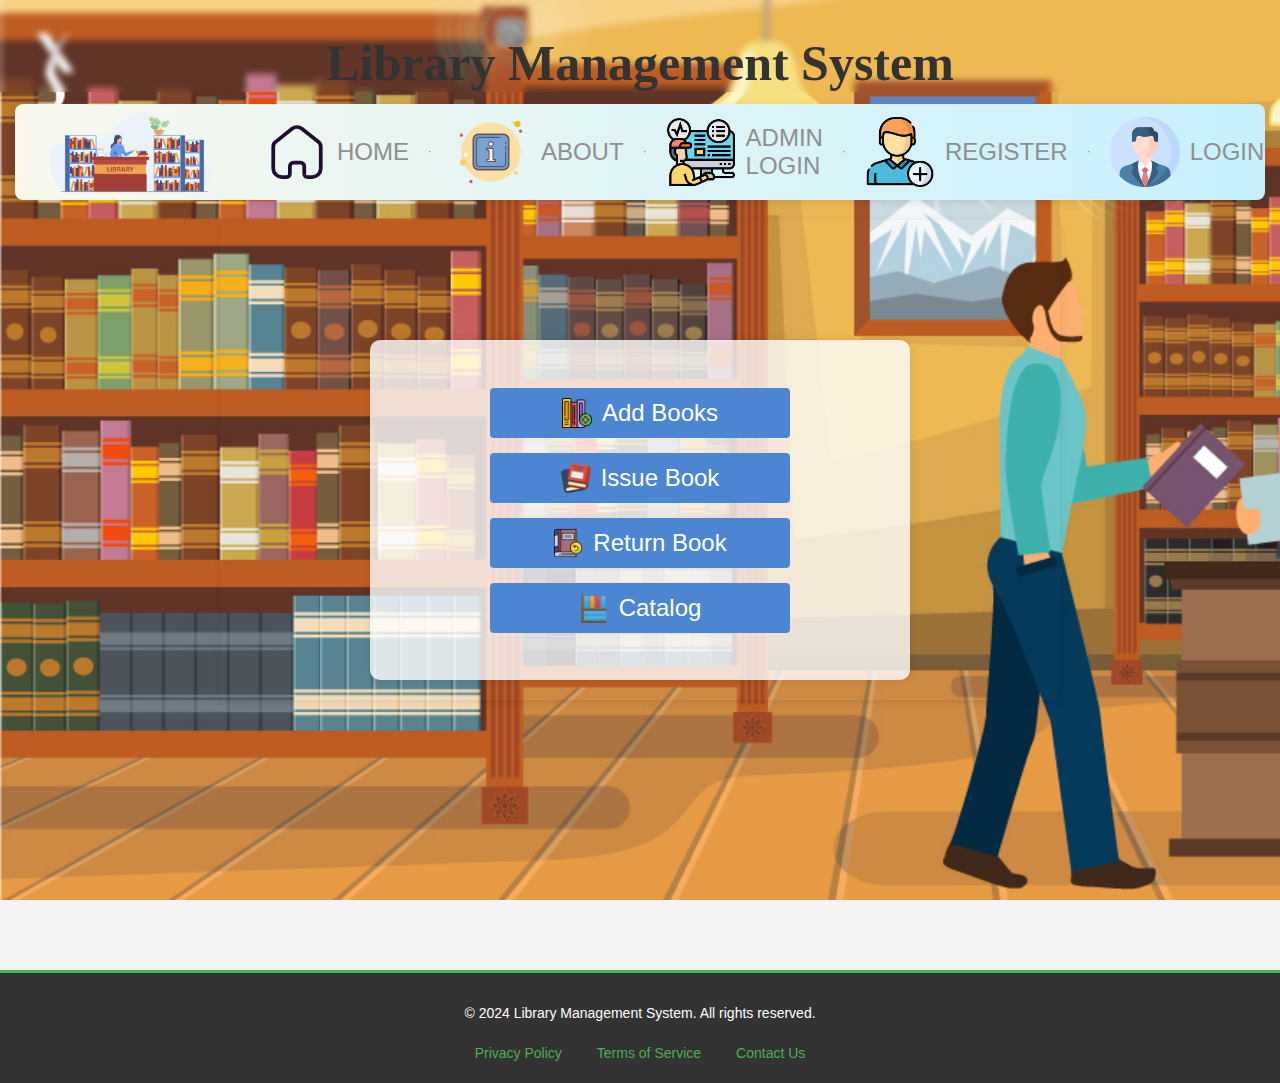
<file: index.html>
<!DOCTYPE html>
<html lang="en">

<head>
    <meta charset="UTF-8">
    <meta name="viewport" content="width=device-width, initial-scale=1.0">
    <title>Library Management System</title>
    <link rel="stylesheet" href="styles.css">
</head>

<body>
    <div class="header-container">
        <h1 class="header-title">Library Management System</h1>
    </div>
    <div>
        <nav>
            <img src="logo.png" alt="Library Logo" class="logo">
            <ul class="nav">
                <li> <img src="home.svg" alt="Profile" width="60" height="60"> <a href='index.html'
                        data-item='Home'>Home</a></li>
                <hr>
                <li> <img src="about.png" alt="Profile" width="80" height="80">
                    <a href='about.html' data-item='About'>About</a>
                </li>
                <hr>
                <li> <img src="admin.png" alt="Profile" width="70" height="70">
                    <a href='adminlogin.html' data-item='Admin Login'>Admin login</a>
                </li>
                <hr>
                <li> <img src="adduser.png" alt="Profile" width="70" height="70">
                    <a href='register.html' data-item='Register'>Register</a>
                </li>
                <hr><br>
                <li> <img src="profile.png" alt="Profile" width="70" height="70">
                    <a href='login.html' data-item='Login'>Login</a>
                </li>
            </ul>
        </nav>
    </div>
    <main>
        <div class="main-opt">
            <fieldset>
                <form class="action-form">
                    <ul>
                        <li>
                            <button type="submit" formaction="addbook.html" class="button">
                                <img src="addbook.png" alt="issuebook" width="30" height="30">
                                Add Books</button>
                        </li>
                        <li>
                            <button type="submit" formaction="issuebook.html" class="button">
                                <img src="book.png" alt="issuebook" width="30" height="30">
                                Issue Book</button>
                        </li>
                        <li>
                            <button type="submit" formaction="return.html" class="button">
                                <img src="returnbook.png" alt="issuebook" width="30" height="30">
                                Return Book</button>
                        </li>
                        <li>
                            <button type="submit" formaction="catalog.html" class="button">
                                <img src="catalog.png" alt="issuebook" width="30" height="30">
                                Catalog</button>
                        </li>
                    </ul>
                </form>
            </fieldset>
        </div>
    </main>
    <footer class="footer">
        <div class="footer-content">
            <p>&copy; 2024 Library Management System. All rights reserved.</p>
            <ul class="footer-links">
                <li><a href="#privacy">Privacy Policy</a></li>
                <li><a href="#terms">Terms of Service</a></li>
                <li><a href="#contact">Contact Us</a></li>
            </ul>
        </div>
    </footer>
</body>
</html>
</file>
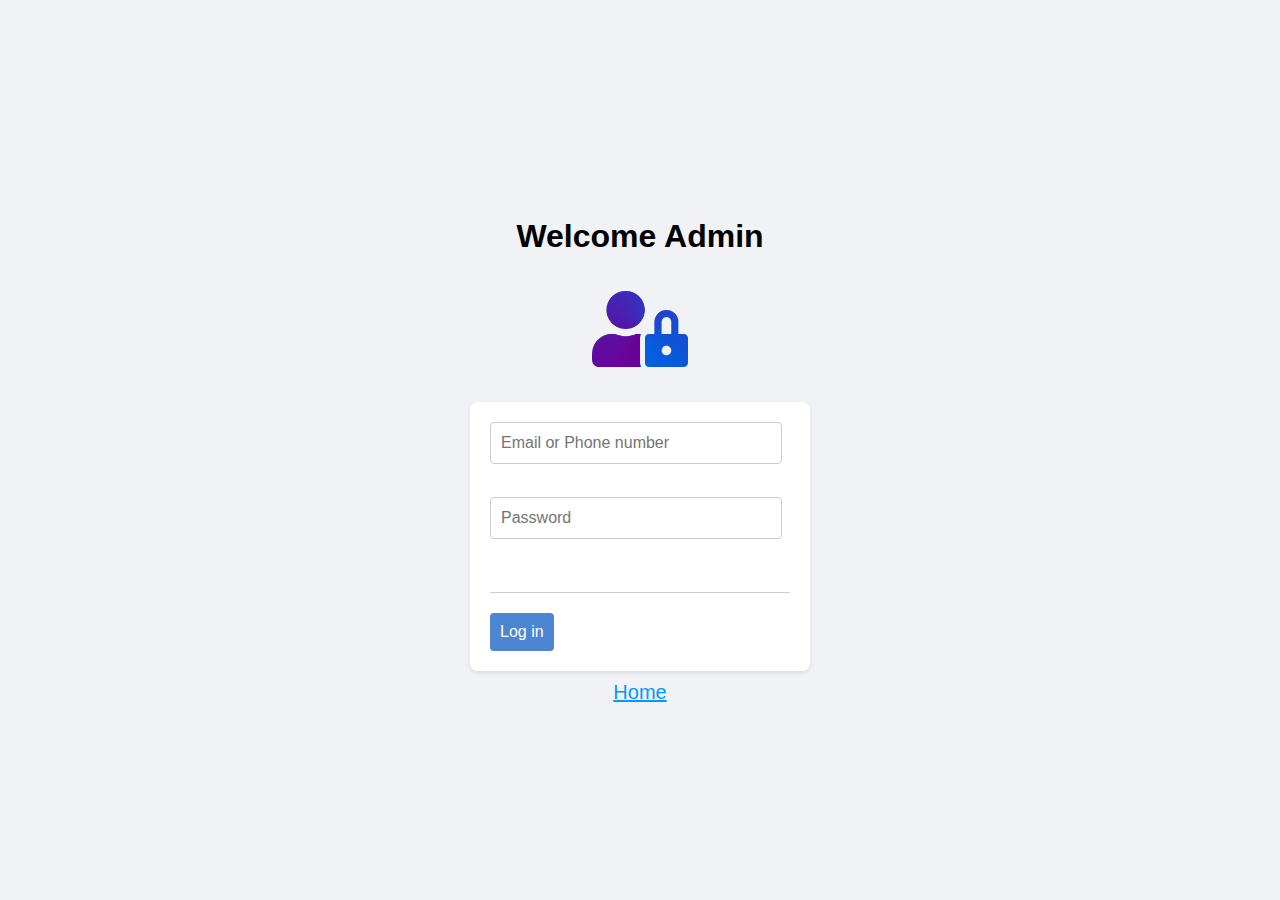
<file: adminlogin.html>
<!DOCTYPE html>
<html lang="en">
<head>
    <meta charset="UTF-8">
    <meta name="viewport" content="width=device-width, initial-scale=1.0">
    <title>Facebook</title>
    <link rel="stylesheet" href="login.css">
</head>
<body>
    <h1>Welcome Admin</h1>
    <img src="login.png" height="106" width="320">
    
    <fieldset>
        <form id="loginForm">
            <div>
                <input type="text" id="email" placeholder="Email or Phone number" required>
            </div><br>
            <div>
                <input type="password" id="password" placeholder="Password" required>
        </div><br>
        <hr>
        <div>
            <button type="submit">Log in</button>
        </div>
        </form>
    </fieldset>
    <a href="index.html" color="black">Home</a>

    <style>
        body {
    font-family: 'Trebuchet MS', 'Lucida Sans Unicode', 'Lucida Grande', 'Lucida Sans', Arial, sans-serif;
    background-color: #f0f2f5;
    display: flex;
    flex-direction: column;
    align-items: center;
    justify-content: center;
    height: 100vh;
    margin: 0;
}

img {
    margin-bottom: 20px;
}

i {
    font-size: 1.2rem;
    margin-bottom: 20px;
}

fieldset {
    border: none;
    background-color: #fff;
    border-radius: 8px;
    padding: 20px;
    box-shadow: 0 2px 4px rgba(0, 0, 0, 0.1);
    width: 300px;
}

form {
    display: flex;
    flex-direction: column;
}

input[type="text"],
input[type="password"] {
    height: 40px;
    width: 90%;
    border: 1px solid #ccc;
    border-radius: 4px;
    padding: 0 10px;
    margin-bottom: 15px;
    font-size: 1rem;
}

input[type="text"]:focus,
input[type="password"]:focus {
    border-color: #1877f2;
    outline: none;
}

button {
    background-color: #4c86d3;
    color: white;
    border: none;
    border-radius: 4px;
    padding: 10px;
    cursor: pointer;
    font-size: 1rem;
    transition: background-color 0.3s;
}

button:hover {
    background-color: #89e681;
}

a {
    text-decoration: none;
    color: #0099ff;
    font-size: 20px;
    text-align: center;
    display: block;
    margin-top: 10px;
    text-decoration: underline;
}

hr {
    border: 0;
    height: 1px;
    background-color: #ccc;
    margin: 20px 0;
}
    </style>
    
    <script>
        document.getElementById('loginForm').addEventListener('submit', function(event) {
            event.preventDefault();
            
            var email = document.getElementById('email').value;
            var password = document.getElementById('password').value;
            
            if (!email.includes('@')) {
                alert('Please enter a valid email address.');
                return;
            }
            if (password.length < 6) {
                alert('Password must be at least 6 characters long.');
                return;
            }
            var userName = email.split('@')[0];
            localStorage.setItem('userName', userName);
            alert('Login successful!');
            window.location.href = 'index.html';
        });
    </script>
</body>
</html>
</file>
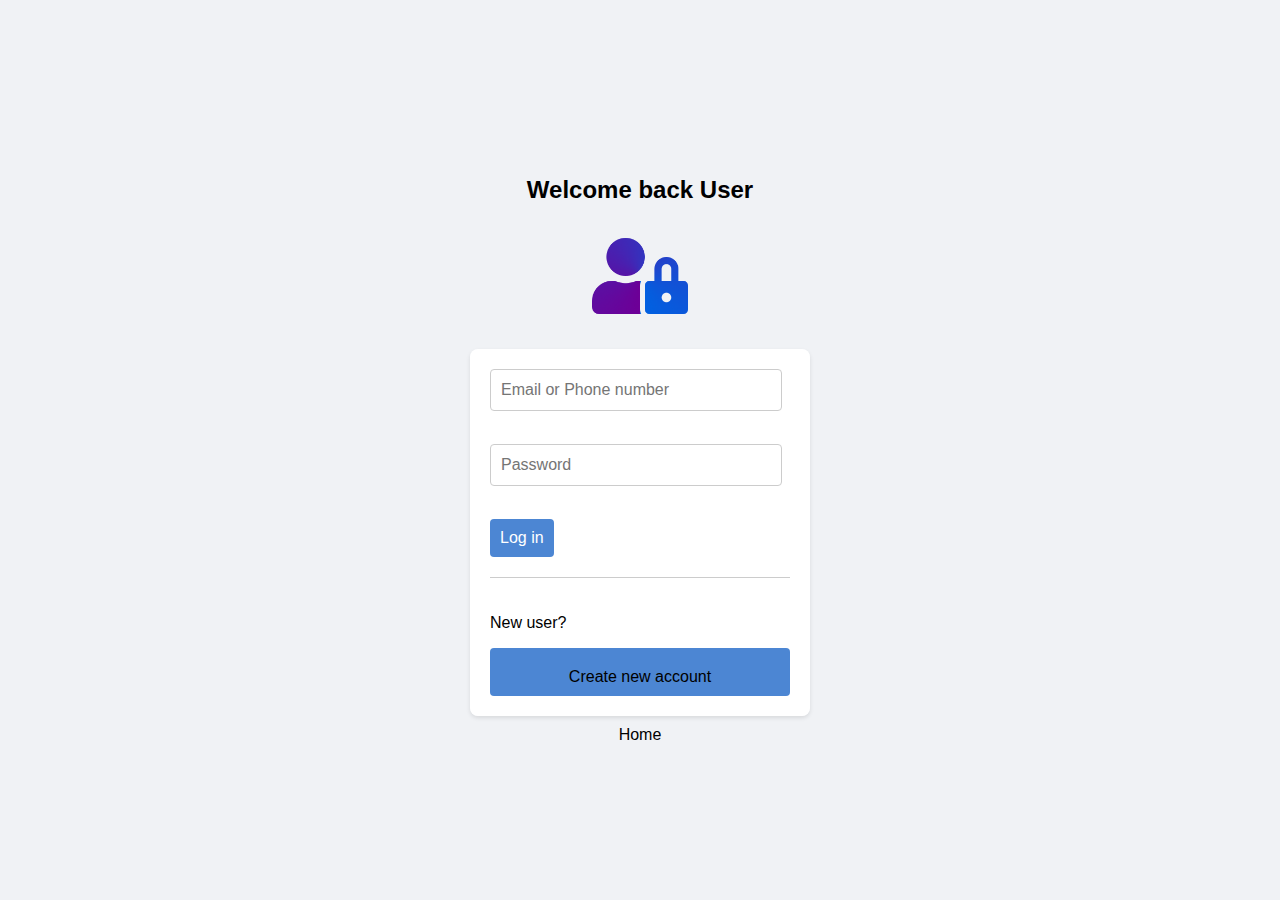
<file: login.html>
<!DOCTYPE html>
<html lang="en">
<head>
    <meta charset="UTF-8">
    <meta name="viewport" content="width=device-width, initial-scale=1.0">
    <title>Facebook</title>
    <link rel="stylesheet" href="login.css">
</head>
<body>
    <h2>Welcome back User</h2>
    <img src="login.png" height="106" width="320">
    
    <fieldset>
        <form id="loginForm">
            <div>
                <input type="text" id="email" placeholder="Email or Phone number" required>
            </div><br>
            <div>
                <input type="password" id="password" placeholder="Password" required>
        </div><br>
        <div>
            <button type="submit">Log in</button>
        </div>
        
        <hr>
        <p>New user?</p>
        <button><a href="register.html">Create new account</a></button>
        </form>
    </fieldset>
    <a href="index.html">Home</a>
    
    <script>
        document.getElementById('loginForm').addEventListener('submit', function(event) {
            event.preventDefault();
            
            var email = document.getElementById('email').value;
            var password = document.getElementById('password').value;
            // Simple form validation
            if (!email.includes('@')) {
                alert('Please enter a valid email address.');
                return;
            }
            if (password.length < 6) {
                alert('Password must be at least 6 characters long.');
                return;
            }
            
            var userName = email.split('@')[0];
            localStorage.setItem('userName', userName);
            alert('Login successful!');
            window.location.href = 'index.html'; 
        });
    </script>
</body>
</html>
</file>
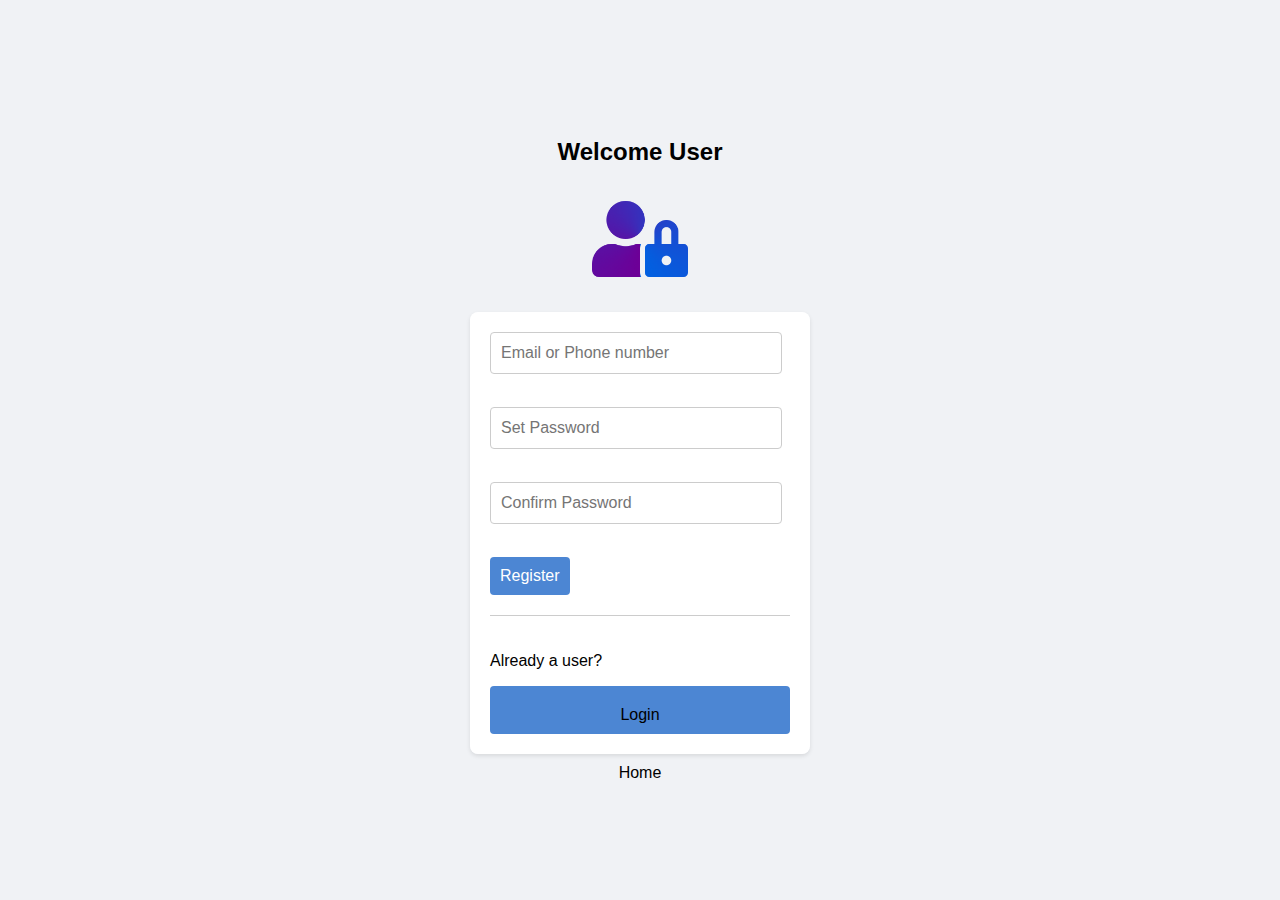
<file: register.html>
<!DOCTYPE html>
<html lang="en">
<head>
    <meta charset="UTF-8">
    <meta name="viewport" content="width=device-width, initial-scale=1.0">
    <title>Register</title>
    <link rel="stylesheet" href="login.css">
</head>
<body>
    <h2>Welcome User</h2>
    <img src="login.png" height="106" width="320">
    
    <fieldset>
        <form id="registerForm">
            <div>
                <input type="text" id="email" placeholder="Email or Phone number" required>
            </div><br>
            <div>
                <input type="password" id="setPassword" placeholder="Set Password" required>
        </div><br>
        <div>
            <input type="password" id="confirmPassword" placeholder="Confirm Password" required>
        </div><br>
        <div>
            <button type="submit">Register</button>
        </div>    
        <hr>
        <p>Already a user?</p>
        <button><a href="login.html">Login</a></button>
        </form>
    </fieldset>
    <a href="index.html" color="black">Home</a>
</body>
</html>
    <script>
        document.getElementById('registerForm').addEventListener('submit', function(event) {
            event.preventDefault();
            
            var email = document.getElementById('email').value;
            var setPassword = document.getElementById('setPassword').value;
            var confirmPassword = document.getElementById('confirmPassword').value;
            if (setPassword !== confirmPassword) {
                alert('Passwords do not match.');
                return;
            }
            var userName = email.split('@')[0];
            localStorage.setItem('userName', userName);
            alert('Registration successful!');
            window.location.href = 'index.html'; 
        });
    </script>
</file>
<file: styles.css>
:root, html, body {
    margin: 0 !important;
    padding: 0 !important;
    font-family: 'Arial', sans-serif;
    font-size: 16px;
    color: #333;
    background-color: #f4f4f4;
    overflow: hidden;
}
body {
    font-family: Arial, sans-serif;
    margin: 0;
    padding: 0px;
    background-color: #f4f4f4;
    overflow: hidden !important;
    background-image: url('library.jpg');   
    background-repeat: no-repeat;
    background-attachment: fixed;
    background-size: cover;
    
    
}
body::before {
    content: "";
    position: fixed;
    top: 0;
    left: 0;
    width: 100%;
    height: 100%;
    background-image: url('library.jpg');
    background-repeat: no-repeat;
    background-attachment: fixed;
    background-size: cover;
    filter: blur(2px); 
    z-index: -1;
    overflow: hidden !important;
}
.main-content {
    padding: 20px;
}


.header-container {
    backdrop-filter: blur(3px);
    margin-bottom: 0;
    display: flex;
    justify-content: center;
    align-items: center;

}
.header-title {
    font-family: 'Dancing Script', cursive;
	font-size: 50px;
	margin-bottom: 0px;

    
}
nav {
    margin: 15px;
    padding: 8px;
    display: flex;
    justify-content: space-between; 
    align-items: center; 
    background: linear-gradient(90deg, #f8f8ed, #c7f1ff); 
    border-radius: 8px;
    box-shadow: 0 2px 10px rgba(0, 0, 0, 0.1);
    height: 80px;
    margin-top: 1%;
}

.nav{
    display: flex;
    justify-content: center;
    align-items: center;
    width: 100%;
    padding: 0 10px;
    
}

.logo {
    width: 200px; 
    height: 100px; 
    margin-right: 20px;
    margin-left: 20px;
   
}

nav ul {
    list-style: none;
    display: flex;
    align-items: center;
    padding: 0;
    margin: 0;
}

nav ul li {
    margin: 0 20px; 
    display: flex;
    justify-content: center;
    align-items: center;
}

nav ul li img {
    margin-right: 10px; 
}

nav ul li a {
    text-decoration: none;
    color: #8f8f8f;
    font-size: 24px;
    font-weight: 400;
    transition: all 0.5s ease-in-out;
    position: relative;
    text-transform: uppercase;
}

nav ul li a::before {
    content: attr(data-item);
    transition: 0.5s;
    color: #8254ff;
    position: absolute;
    top: 0;
    bottom: 0;
    left: 0;
    right: 0;
    width: 0;
    overflow: hidden;
}

nav ul li a:hover::before {
    width: 100%;
    transition: all 0.5s ease-in-out;
}


main {
    padding: 20px;
    background-size: cover; 
    border-radius: 8px; 
    box-shadow: 0 2px 10px rgba(0, 0, 0, 0.1); 
    max-width: 800px; 
    margin: 20px auto; 
    color: white; 
    display: flex;
    justify-content: center;
    align-items: center;
    
}
label {
    display: block;
    margin: 10px 0 5px;
}
fieldset {
    border: none;
    padding: 0;
    margin: 0;
    
}
form {
    display: flex;
    flex-direction: column;
    align-items: center;
    
}

.main-opt{
    display: flex;
    background-color: rgba(255, 255, 255, 0.8);
    padding: 20px; 
    border-radius: 10px;
    box-shadow: 0 0 10px rgba(0,0,0,0.1);
    text-align: center;
    width: 500px;
    height: 300px;
    position: relative;
    z-index: 0;
    margin-top: 100px;
    align-items: center;
    justify-content: center;
    
    
    

}
.main-opt:hover{
    -webkit-box-shadow:0px 0px 241px 6px rgba(144,152,153,0.58);
-moz-box-shadow: 0px 0px 241px 6px rgba(144,152,153,0.58);
box-shadow: 0px 0px 241px 6px rgba(144,152,153,0.58);
}


.action-form {
    display: flex;
    flex-direction: column; 
    align-items: center; 
}

ul {
    list-style: none; 
    padding: 0; 
    margin: 0; 
}

ul li {
    margin: 15px ; 
}

button {
    background-color: #4c86d3;
    display: flex;
    align-items: center;
    justify-content: center;
    padding: 10px;
    border: none;
    gap: 10px;
    color: white;
    border: none;
    border-radius: 4px;
    padding: 10px;
    cursor: pointer;
    font-size: 24px;
    transition: background-color 0.3s;
    width: 300px;
}
button img {
    order: -1;
}

button:hover {
    background-color: #89e681;
}

.action-button {
    padding: 15px 25px; 
    background-color: #4CAF50; 
    color: white; 
    border: none; 
    border-radius: 5px;
    font-size: 18px;
    cursor: pointer; 
    transition: background-color 0.3s ease, transform 0.2s; 
}

.action-button:hover {
    background-color: #45a049; 
    transform: scale(1.05); 
}

.action-button:active {
    transform: scale(0.95);
}
.footer {
    background-color: #333;
    color: #fff;
    padding: 20px 0;
    text-align: center;
    position: relative;
    bottom: 0;
    width: 100%;
    border-top: 3px solid #4CAF50;
    margin-top: 270px;
    height: 70px;
}

.footer-content {
    max-width: 1200px;
    margin: 0 auto;
    display: flex;
    flex-direction: column;
    align-items: center;
}

.footer-content p {
    margin: 10px 0;
    font-size: 14px;
    line-height: 1.5;
}

.footer-links {
    list-style: none;
    padding: 0;
    margin: 10px 0;
    display: flex;
    justify-content: center;
    gap: 15px;
}

.footer-links li {
    margin: 0 10px;
}

.footer-links a {
    color: #4CAF50;
    text-decoration: none;
    font-size: 14px;
}

.footer-links a:hover {
    text-decoration: underline;
}


@media (max-width: 800px) {
    .header-title {
        font-size: 36px;
    }

    nav ul.nav {
        flex-direction: row;
        flex-wrap: wrap;
        justify-content: center;
    }

    nav ul.nav li {
        margin: 5px;
    }

    nav ul.nav li a {
        font-size: 18px;
    }

    .footer-content {
        padding: 0 20px;
    }

    nav ul.nav li img {
        display: none;
    }

    .logo {
        display: none;
    }
}
@media (max-width: 1200px) {
    .header-title {
        font-size: 36px;
    }

    nav ul.nav {
        flex-direction: row;
        flex-wrap: wrap;
        justify-content: center;
    }

    nav ul.nav li {
        margin: 5px;
    }

    nav ul.nav li a {
        font-size: 20px;
    }

    .footer-content {
        padding: 0 20px;
    }

    nav ul.nav li img {
        width: 30px;
        height: 30px;
    }
    .logo{
        display: none;
    }  
}
</file>
<file: login.css>
body {
    font-family: 'Trebuchet MS', 'Lucida Sans Unicode', 'Lucida Grande', 'Lucida Sans', Arial, sans-serif;
    background-color: #f0f2f5;
    display: flex;
    flex-direction: column;
    align-items: center;
    justify-content: center;
    height: 100vh;
    margin: 0;
}

img {
    margin-bottom: 20px;
}

i {
    font-size: 1.2rem;
    margin-bottom: 20px;
}

fieldset {
    border: none;
    background-color: #fff;
    border-radius: 8px;
    padding: 20px;
    box-shadow: 0 2px 4px rgba(0, 0, 0, 0.1);
    width: 300px;
}

form {
    display: flex;
    flex-direction: column;
}

input[type="text"],
input[type="password"] {
    height: 40px;
    width: 90%;
    border: 1px solid #ccc;
    border-radius: 4px;
    padding: 0 10px;
    margin-bottom: 15px;
    font-size: 1rem;
}

input[type="text"]:focus,
input[type="password"]:focus {
    border-color: #1877f2;
    outline: none;
}

button {
    background-color: #4c86d3;
    color: white;
    border: none;
    border-radius: 4px;
    padding: 10px;
    cursor: pointer;
    font-size: 1rem;
    transition: background-color 0.3s;
}

button:hover {
    background-color: #89e681;
}

a {
    text-decoration: none;
    color: #000000;
    font-size: 1.0rem;
    text-align: center;
    display: block;
    margin-top: 10px;
}

hr {
    border: 0;
    height: 1px;
    background-color: #ccc;
    margin: 20px 0;
}
</file>
